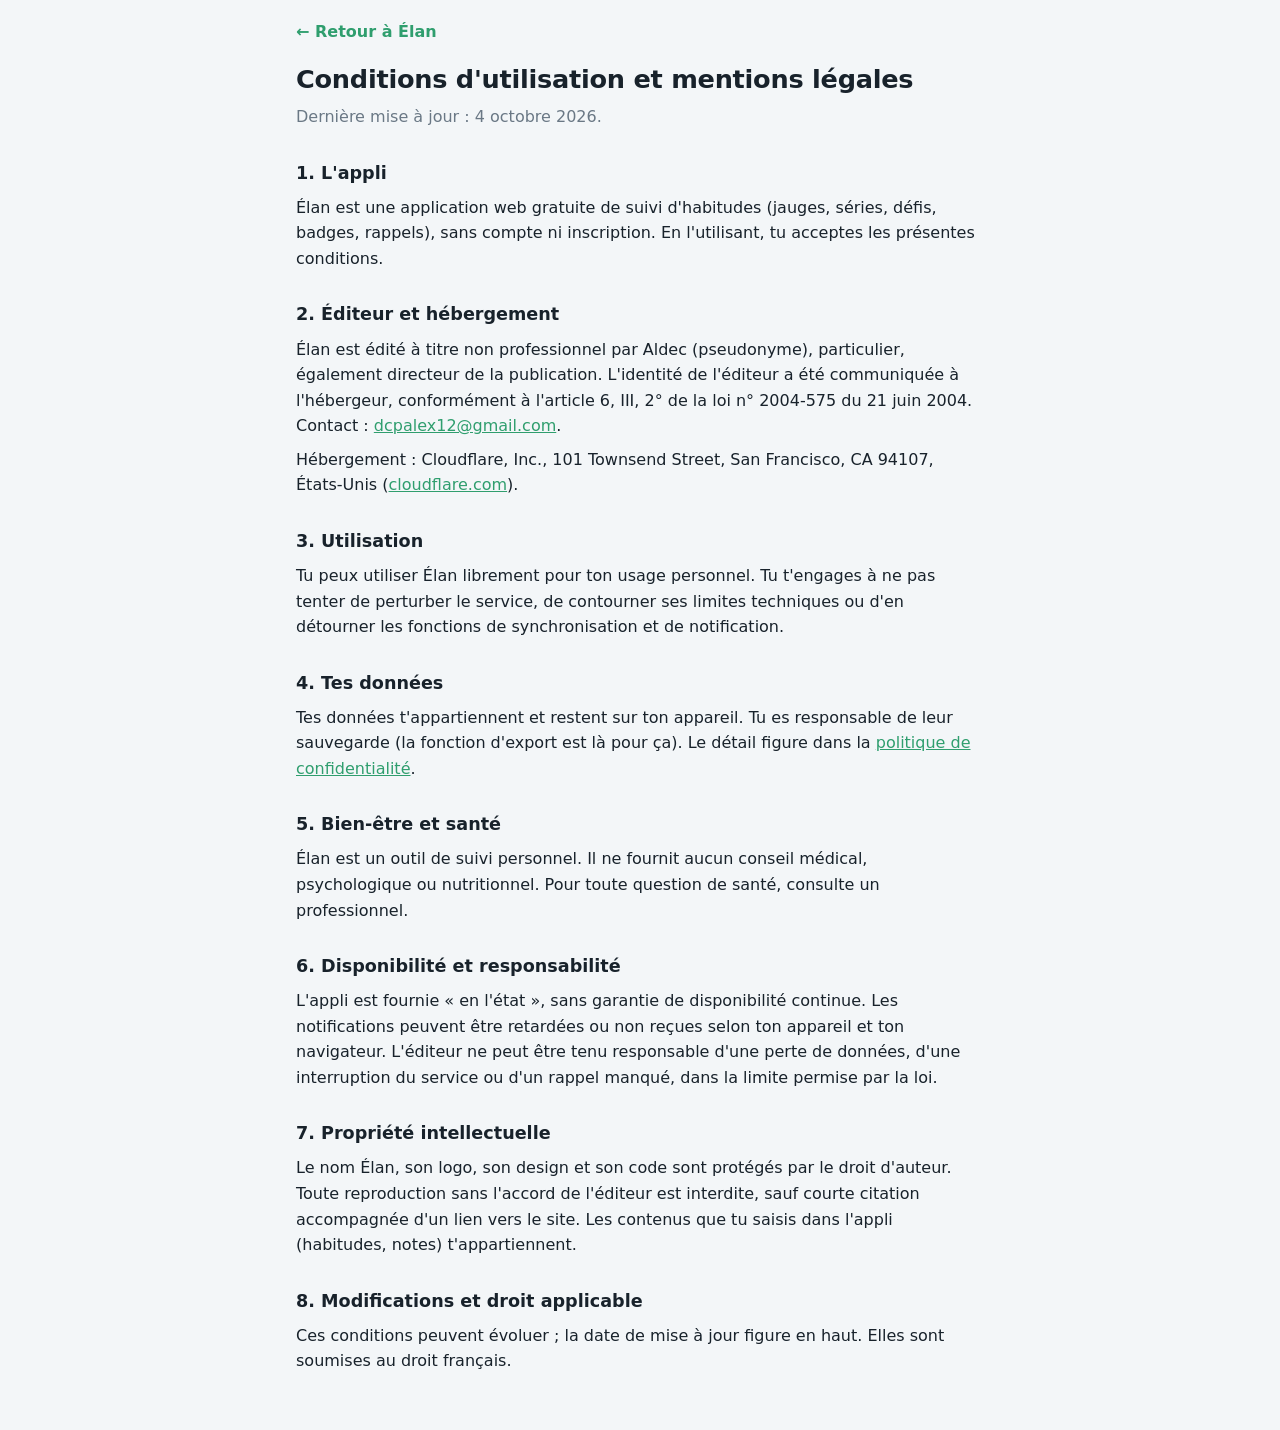
<file: conditions.html>
<!DOCTYPE html>
<html lang="fr">
<head>
<meta charset="UTF-8">
<meta name="viewport" content="width=device-width, initial-scale=1, viewport-fit=cover">
<title>Conditions d'utilisation – Élan</title>
<meta name="description" content="Conditions d'utilisation et mentions légales d'Élan, le suivi d'habitudes gratuit et sans compte.">
<link rel="canonical" href="https://elan.alguisand.workers.dev/conditions">
<meta name="theme-color" content="#f3f6f8" media="(prefers-color-scheme: light)">
<meta name="theme-color" content="#0f161c" media="(prefers-color-scheme: dark)">
<link rel="icon" type="image/png" href="icons/icon-192.png">
<link rel="apple-touch-icon" href="icons/apple-touch-icon.png">
<link rel="stylesheet" href="legal.css">
</head>
<body>
<main class="page">
  <a class="back" href="./">← Retour à Élan</a>
  <h1>Conditions d'utilisation et mentions légales</h1>
  <p class="lead">Dernière mise à jour : 4 octobre 2026.</p>

  <h2>1. L'appli</h2>
  <p>Élan est une application web gratuite de suivi d'habitudes (jauges, séries, défis, badges, rappels), sans compte ni inscription. En l'utilisant, tu acceptes les présentes conditions.</p>

  <h2>2. Éditeur et hébergement</h2>
  <p>Élan est édité à titre non professionnel par Aldec (pseudonyme), particulier, également directeur de la publication. L'identité de l'éditeur a été communiquée à l'hébergeur, conformément à l'article 6, III, 2° de la loi n° 2004-575 du 21 juin 2004. Contact : <a href="mailto:dcpalex12@gmail.com">dcpalex12@gmail.com</a>.</p>
  <p>Hébergement : Cloudflare, Inc., 101 Townsend Street, San Francisco, CA 94107, États-Unis (<a href="https://www.cloudflare.com/" rel="noopener">cloudflare.com</a>).</p>

  <h2>3. Utilisation</h2>
  <p>Tu peux utiliser Élan librement pour ton usage personnel. Tu t'engages à ne pas tenter de perturber le service, de contourner ses limites techniques ou d'en détourner les fonctions de synchronisation et de notification.</p>

  <h2>4. Tes données</h2>
  <p>Tes données t'appartiennent et restent sur ton appareil. Tu es responsable de leur sauvegarde (la fonction d'export est là pour ça). Le détail figure dans la <a href="confidentialite">politique de confidentialité</a>.</p>

  <h2>5. Bien-être et santé</h2>
  <p>Élan est un outil de suivi personnel. Il ne fournit aucun conseil médical, psychologique ou nutritionnel. Pour toute question de santé, consulte un professionnel.</p>

  <h2>6. Disponibilité et responsabilité</h2>
  <p>L'appli est fournie « en l'état », sans garantie de disponibilité continue. Les notifications peuvent être retardées ou non reçues selon ton appareil et ton navigateur. L'éditeur ne peut être tenu responsable d'une perte de données, d'une interruption du service ou d'un rappel manqué, dans la limite permise par la loi.</p>

  <h2>7. Propriété intellectuelle</h2>
  <p>Le nom Élan, son logo, son design et son code sont protégés par le droit d'auteur. Toute reproduction sans l'accord de l'éditeur est interdite, sauf courte citation accompagnée d'un lien vers le site. Les contenus que tu saisis dans l'appli (habitudes, notes) t'appartiennent.</p>

  <h2>8. Modifications et droit applicable</h2>
  <p>Ces conditions peuvent évoluer ; la date de mise à jour figure en haut. Elles sont soumises au droit français.</p>
</main>
</body>
</html>
</file>
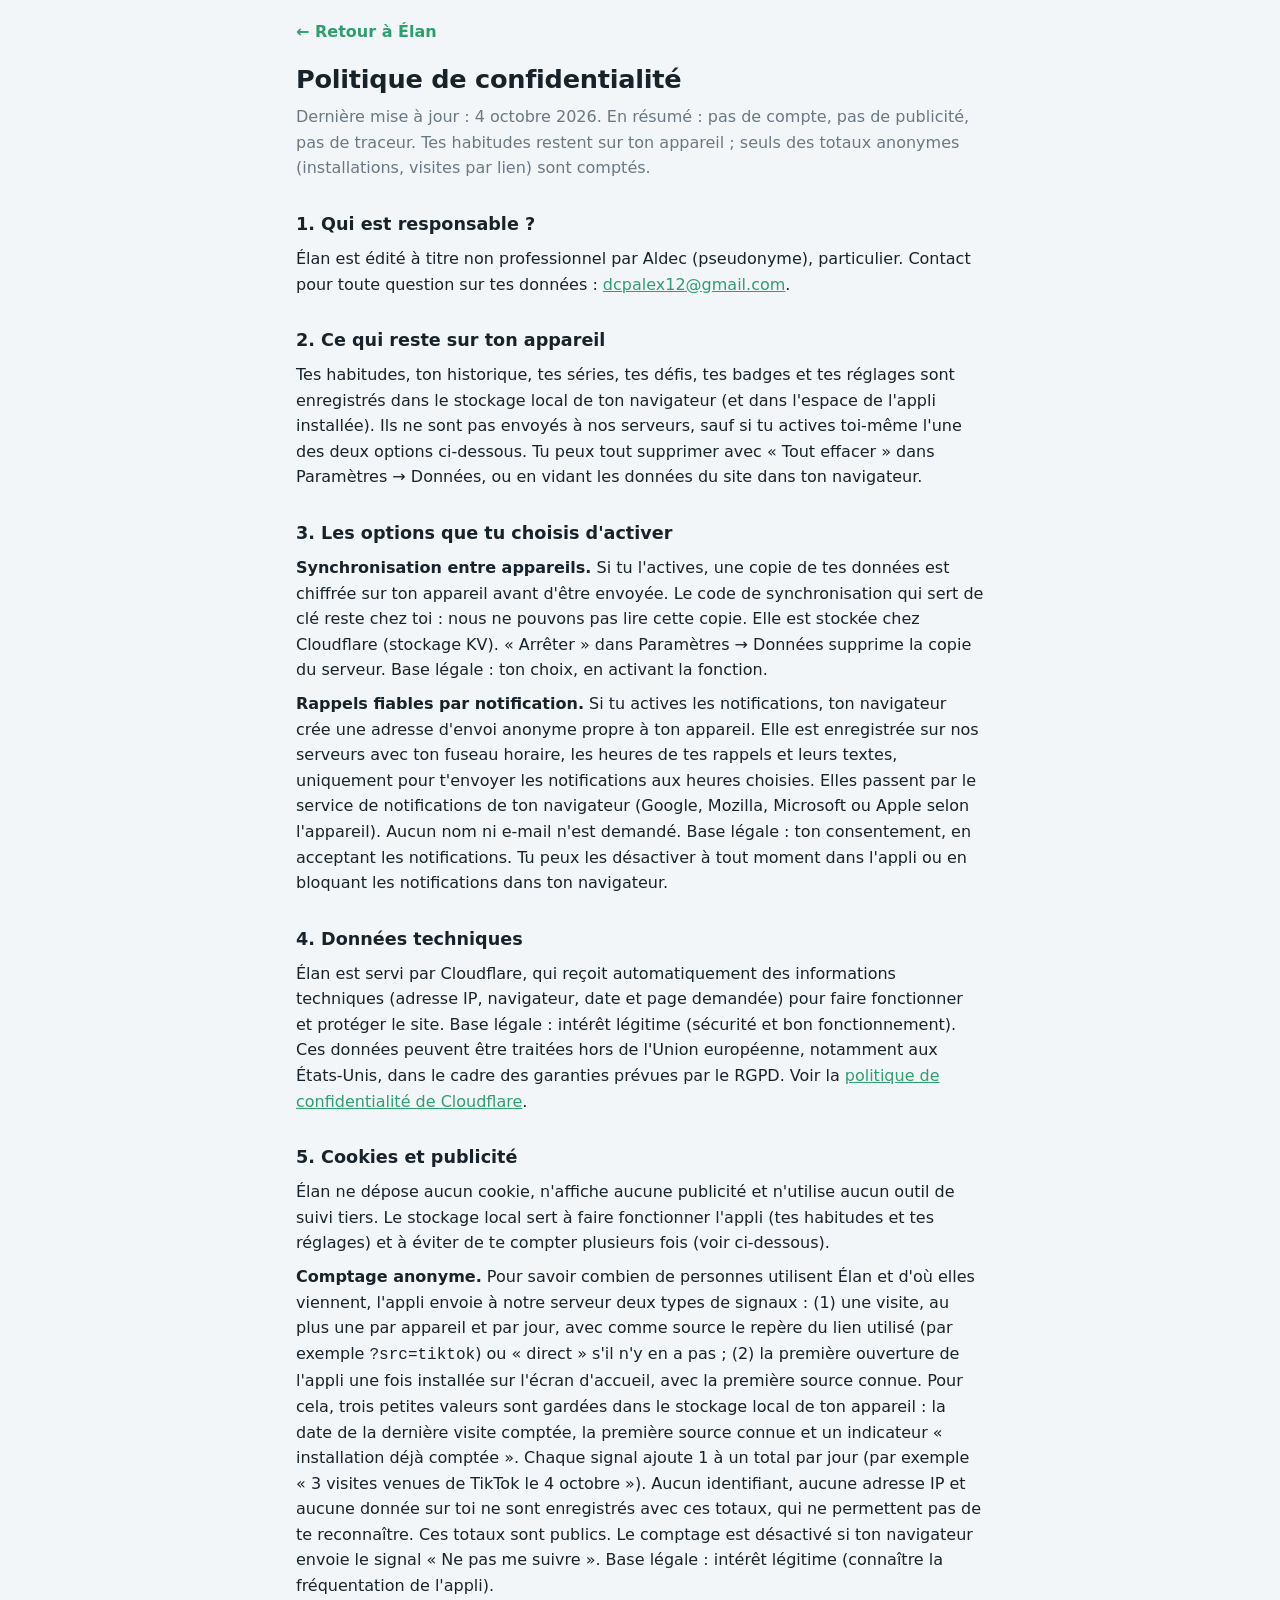
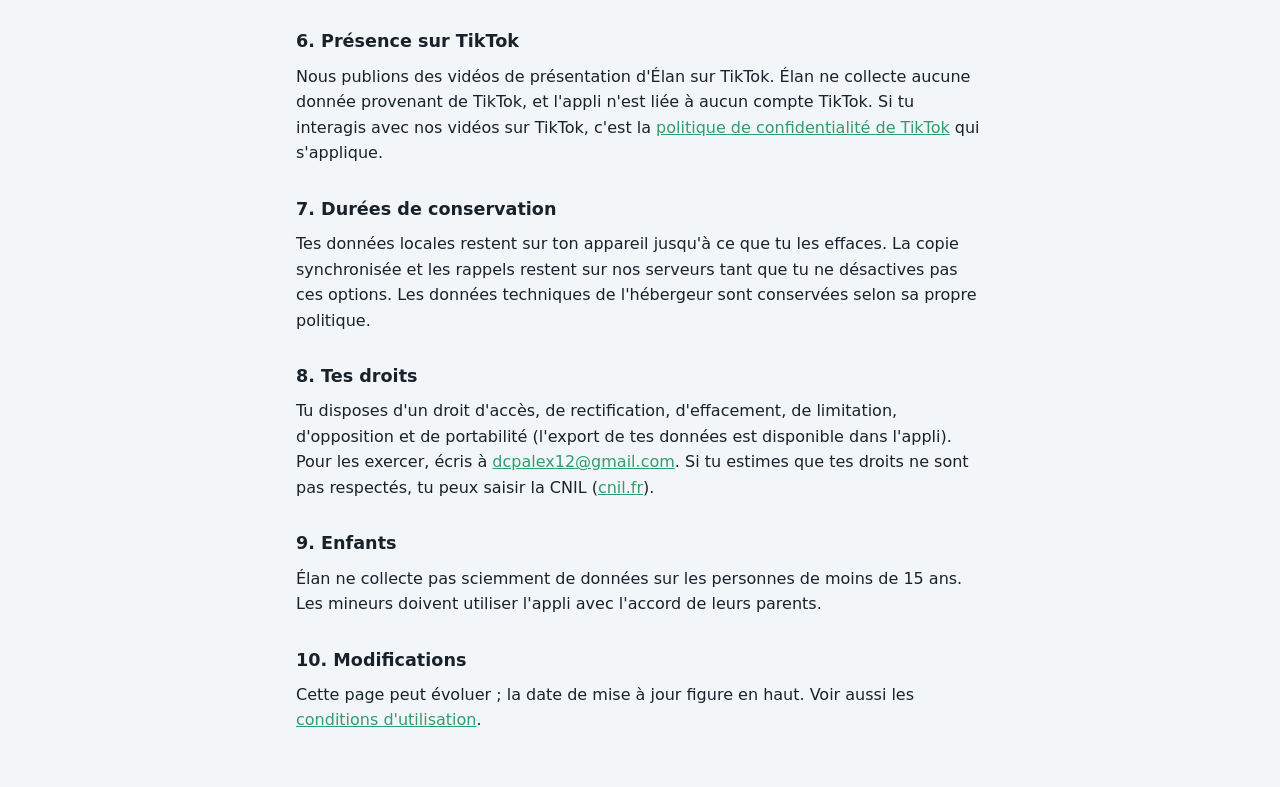
<file: confidentialite.html>
<!DOCTYPE html>
<html lang="fr">
<head>
<meta charset="UTF-8">
<meta name="viewport" content="width=device-width, initial-scale=1, viewport-fit=cover">
<title>Politique de confidentialité – Élan</title>
<meta name="description" content="Comment Élan traite tes données : tout reste sur ton appareil, sans compte ni publicité. Synchronisation chiffrée et rappels facultatifs.">
<link rel="canonical" href="https://elan.alguisand.workers.dev/confidentialite">
<meta name="theme-color" content="#f3f6f8" media="(prefers-color-scheme: light)">
<meta name="theme-color" content="#0f161c" media="(prefers-color-scheme: dark)">
<link rel="icon" type="image/png" href="icons/icon-192.png">
<link rel="apple-touch-icon" href="icons/apple-touch-icon.png">
<link rel="stylesheet" href="legal.css">
</head>
<body>
<main class="page">
  <a class="back" href="./">← Retour à Élan</a>
  <h1>Politique de confidentialité</h1>
  <p class="lead">Dernière mise à jour : 4 octobre 2026. En résumé : pas de compte, pas de publicité, pas de traceur. Tes habitudes restent sur ton appareil ; seuls des totaux anonymes (installations, visites par lien) sont comptés.</p>

  <h2>1. Qui est responsable ?</h2>
  <p>Élan est édité à titre non professionnel par Aldec (pseudonyme), particulier. Contact pour toute question sur tes données : <a href="mailto:dcpalex12@gmail.com">dcpalex12@gmail.com</a>.</p>

  <h2>2. Ce qui reste sur ton appareil</h2>
  <p>Tes habitudes, ton historique, tes séries, tes défis, tes badges et tes réglages sont enregistrés dans le stockage local de ton navigateur (et dans l'espace de l'appli installée). Ils ne sont pas envoyés à nos serveurs, sauf si tu actives toi-même l'une des deux options ci-dessous. Tu peux tout supprimer avec « Tout effacer » dans Paramètres → Données, ou en vidant les données du site dans ton navigateur.</p>

  <h2>3. Les options que tu choisis d'activer</h2>
  <p><strong>Synchronisation entre appareils.</strong> Si tu l'actives, une copie de tes données est chiffrée sur ton appareil avant d'être envoyée. Le code de synchronisation qui sert de clé reste chez toi : nous ne pouvons pas lire cette copie. Elle est stockée chez Cloudflare (stockage KV). « Arrêter » dans Paramètres → Données supprime la copie du serveur. Base légale : ton choix, en activant la fonction.</p>
  <p><strong>Rappels fiables par notification.</strong> Si tu actives les notifications, ton navigateur crée une adresse d'envoi anonyme propre à ton appareil. Elle est enregistrée sur nos serveurs avec ton fuseau horaire, les heures de tes rappels et leurs textes, uniquement pour t'envoyer les notifications aux heures choisies. Elles passent par le service de notifications de ton navigateur (Google, Mozilla, Microsoft ou Apple selon l'appareil). Aucun nom ni e-mail n'est demandé. Base légale : ton consentement, en acceptant les notifications. Tu peux les désactiver à tout moment dans l'appli ou en bloquant les notifications dans ton navigateur.</p>

  <h2>4. Données techniques</h2>
  <p>Élan est servi par Cloudflare, qui reçoit automatiquement des informations techniques (adresse IP, navigateur, date et page demandée) pour faire fonctionner et protéger le site. Base légale : intérêt légitime (sécurité et bon fonctionnement). Ces données peuvent être traitées hors de l'Union européenne, notamment aux États-Unis, dans le cadre des garanties prévues par le RGPD. Voir la <a href="https://www.cloudflare.com/privacypolicy/" rel="noopener">politique de confidentialité de Cloudflare</a>.</p>

  <h2>5. Cookies et publicité</h2>
  <p>Élan ne dépose aucun cookie, n'affiche aucune publicité et n'utilise aucun outil de suivi tiers. Le stockage local sert à faire fonctionner l'appli (tes habitudes et tes réglages) et à éviter de te compter plusieurs fois (voir ci-dessous).</p>
  <p><strong>Comptage anonyme.</strong> Pour savoir combien de personnes utilisent Élan et d'où elles viennent, l'appli envoie à notre serveur deux types de signaux : (1) une visite, au plus une par appareil et par jour, avec comme source le repère du lien utilisé (par exemple <code>?src=tiktok</code>) ou « direct » s'il n'y en a pas ; (2) la première ouverture de l'appli une fois installée sur l'écran d'accueil, avec la première source connue. Pour cela, trois petites valeurs sont gardées dans le stockage local de ton appareil : la date de la dernière visite comptée, la première source connue et un indicateur « installation déjà comptée ». Chaque signal ajoute 1 à un total par jour (par exemple « 3 visites venues de TikTok le 4 octobre »). Aucun identifiant, aucune adresse IP et aucune donnée sur toi ne sont enregistrés avec ces totaux, qui ne permettent pas de te reconnaître. Ces totaux sont publics. Le comptage est désactivé si ton navigateur envoie le signal « Ne pas me suivre ». Base légale : intérêt légitime (connaître la fréquentation de l'appli).</p>

  <h2>6. Présence sur TikTok</h2>
  <p>Nous publions des vidéos de présentation d'Élan sur TikTok. Élan ne collecte aucune donnée provenant de TikTok, et l'appli n'est liée à aucun compte TikTok. Si tu interagis avec nos vidéos sur TikTok, c'est la <a href="https://www.tiktok.com/legal/page/eea/privacy-policy/fr" rel="noopener">politique de confidentialité de TikTok</a> qui s'applique.</p>

  <h2>7. Durées de conservation</h2>
  <p>Tes données locales restent sur ton appareil jusqu'à ce que tu les effaces. La copie synchronisée et les rappels restent sur nos serveurs tant que tu ne désactives pas ces options. Les données techniques de l'hébergeur sont conservées selon sa propre politique.</p>

  <h2>8. Tes droits</h2>
  <p>Tu disposes d'un droit d'accès, de rectification, d'effacement, de limitation, d'opposition et de portabilité (l'export de tes données est disponible dans l'appli). Pour les exercer, écris à <a href="mailto:dcpalex12@gmail.com">dcpalex12@gmail.com</a>. Si tu estimes que tes droits ne sont pas respectés, tu peux saisir la CNIL (<a href="https://www.cnil.fr/" rel="noopener">cnil.fr</a>).</p>

  <h2>9. Enfants</h2>
  <p>Élan ne collecte pas sciemment de données sur les personnes de moins de 15 ans. Les mineurs doivent utiliser l'appli avec l'accord de leurs parents.</p>

  <h2>10. Modifications</h2>
  <p>Cette page peut évoluer ; la date de mise à jour figure en haut. Voir aussi les <a href="conditions">conditions d'utilisation</a>.</p>
</main>
</body>
</html>
</file>
<file: legal.css>
/* Élan – pages légales */
:root{--bg:#f3f6f8;--card:#fff;--ink:#18222b;--muted:#6a7885;--line:#e1e6ea;--accent:#2f9e6e}
@media (prefers-color-scheme:dark){:root{--bg:#0f161c;--card:#18222b;--ink:#e8eef3;--muted:#8d9ba8;--line:#27333e;--accent:#4cc38a}}
*{box-sizing:border-box}
html,body{margin:0;background:var(--bg);color:var(--ink)}
body{font:1rem/1.6 system-ui,-apple-system,"Segoe UI",Roboto,sans-serif}
.page{max-width:720px;margin:0 auto;padding:calc(env(safe-area-inset-top) + 1.2rem) 1rem 3rem}
.back{display:inline-block;margin-bottom:1rem;color:var(--accent);text-decoration:none;font-weight:600}
h1{font-size:1.6rem;letter-spacing:-.01em;margin:.2rem 0 .6rem;line-height:1.2}
h2{font-size:1.1rem;margin:1.8rem 0 .4rem}
.lead{color:var(--muted);margin:0 0 1rem}
p{margin:.5rem 0}
a{color:var(--accent)}
</file>
